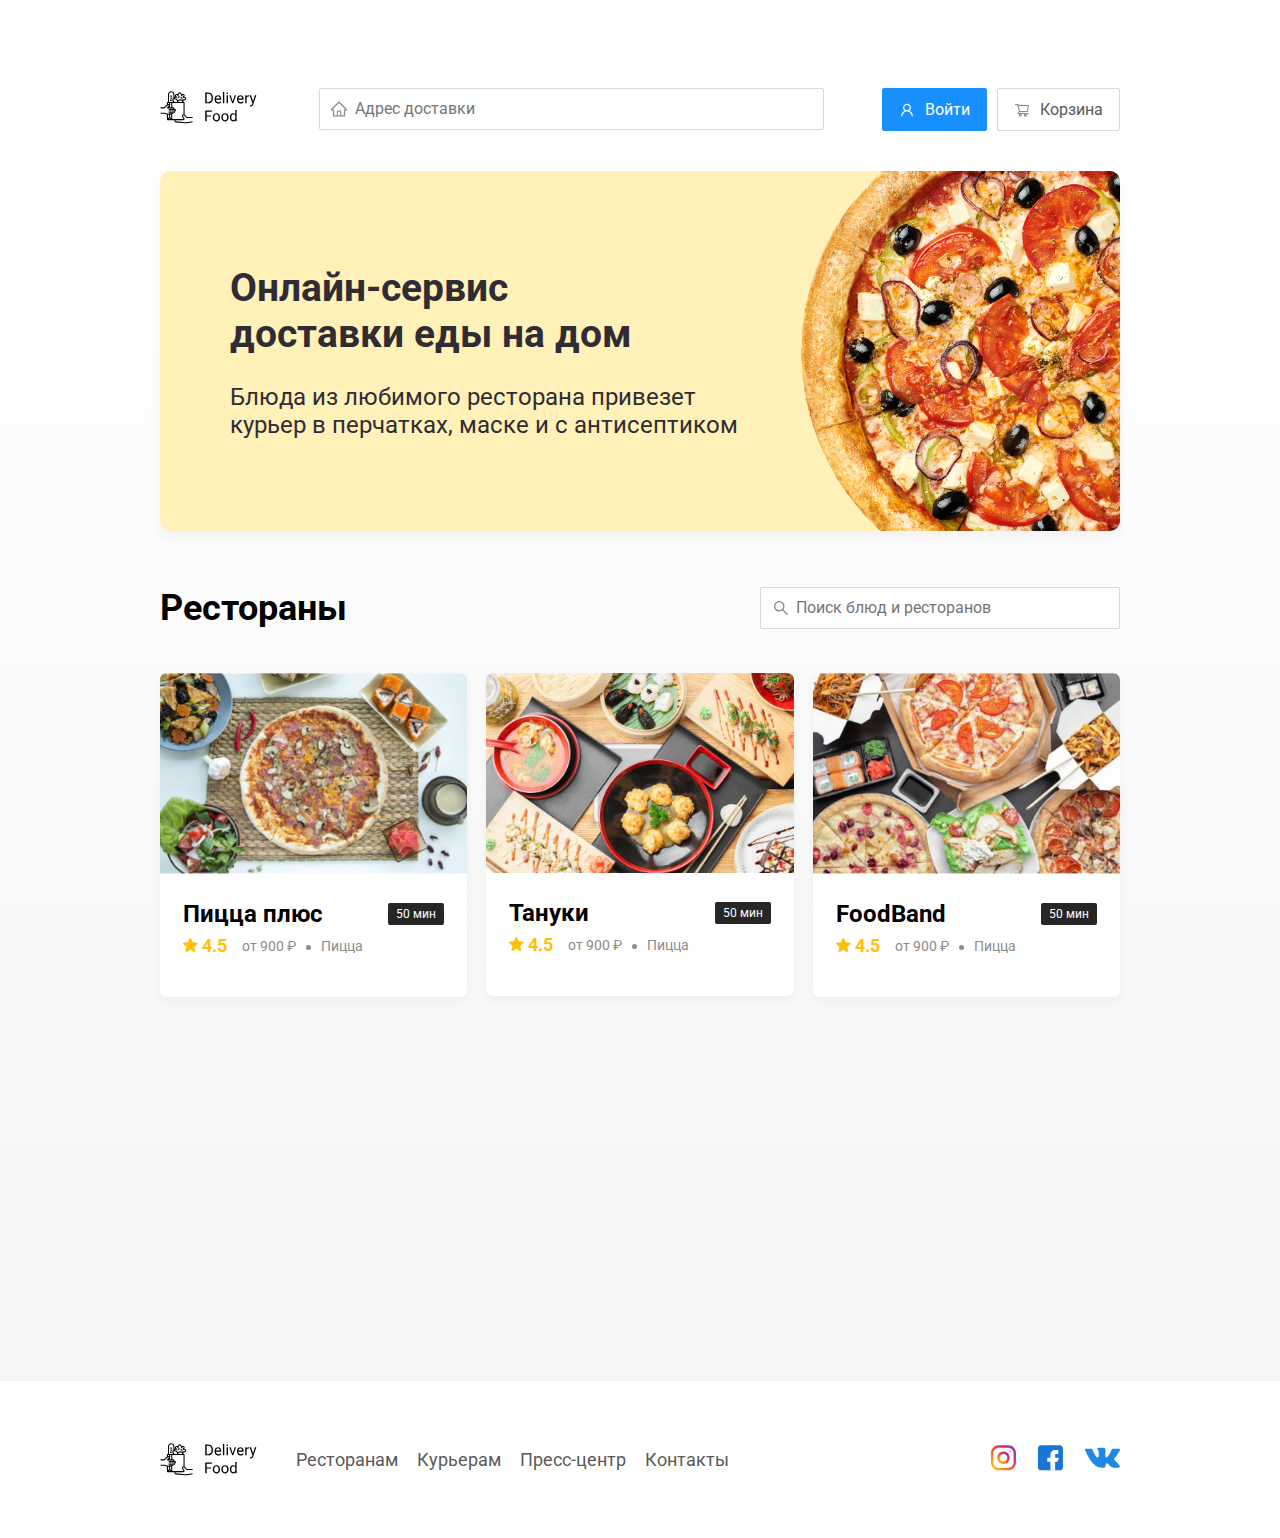
<file: index.html>
<!DOCTYPE html>
<html lang="en">
<head>
    <meta charset="UTF-8">
    <meta name="viewport" content="width=device-width, initial-scale=1.0">
    <title>Delivery Food - доставка еды на дом</title>
    <link href="https://fonts.googleapis.com/css?family=Roboto:400,700&display=swap&subset=cyrillic" rel="stylesheet">
    <link rel="stylesheet" href="css/normalize.css">
    <link rel="stylesheet" href="css/animate.css">
    <link rel="stylesheet" href="css/style.css">
</head>
<body>
   <div class="container">
        <header class="header">
            <a href="index.html" class="logo"><img src="img\logo.svg" alt="Logo" class="logo"></a>
            <input type="text" class="input input-address" placeholder="Адрес доставки">
            <div class="buttons">
                <button class="button button-primary">
                    <img src="img/user.svg" alt="user" class="button-icon">
                    <span class="button-text">Войти</span>
                </button>
                <button class="button" id="cart-button">
                    <img src="img/shopping_cart.svg" alt="user" class="button-icon">
                    <span class="button-text">Корзина</span>
                </button>
            </div>
        </header>

   </div>

   <main class="main">
       <div class="container">
        <section class="prom">
            <h1 class="prom-title">Онлайн-сервис </br> доставки еды на дом</h1>
            <p class="prom-text">Блюда из любимого ресторана привезет курьер в перчатках, маске и с антисептиком</p>
        </section>

        <section class="restaurants">
            <div class="section-heading">
                <h2 class="section-title">Рестораны</h2>
                <input type="text" class="input input-search" placeholder="Поиск блюд и ресторанов">
            </div>
            <div class="cards">
                <a href="restaurant.html" class="card card wow fadeInUp"  data-wow-delay="0.2s">
                    <img src="img\card-image.jpg" alt="image" class="card-image">
                    <div class="card-text">
                        <div class="card-heading">
                            <h3 class="card-title">Пицца плюс</h3>
                            <span class="card-tag tag">50 мин</span>
                        </div>
                        <div class="card-info">
                            <div class="rating">
                                <img src="img\star.svg" alt="star" class="rating-star">
                                    4.5
                            </div>
                            <div class="price">от 900 ₽</div>
                            <div class="category">Пицца</div>
                        </div>
                    </div>
                </a>
                <a href="restaurant.html" class="card wow fadeInUp"  data-wow-delay="0.4s">
                    <img src="img\card-image2.png" alt="image" class="card-image">
                    <div class="card-text">
                        <div class="card-heading">
                            <h3 class="card-title">Тануки</h3>
                            <span class="card-tag tag">50 мин</span>
                    
                        </div>
                        <div class="card-info">
                            <div class="rating">
                                <img src="img\star.svg" alt="star" class="rating-star">
                                4.5</div>
                            <div class="price">от 900 ₽</div>
                            <div class="category">Пицца</div>
                        </div>
                    </div>
                </a>
                <a href="restaurant.html" class="card wow fadeInUp"  data-wow-delay="0.6s" >
                    <img src="img\card-image3.png" alt="image" class="card-image">
                    <div class="card-text">
                        <div class="card-heading">
                            <h3 class="card-title">FoodBand</h3>
                            <span class="card-tag tag">50 мин</span>
                    
                        </div>
                        <div class="card-info">
                            <div class="rating">
                                <img src="img\star.svg" alt="star" class="rating-star">
                                    4.5</div>
                            <div class="price">от 900 ₽</div>
                            <div class="category">Пицца</div>
                        </div>
                    </div>
                </a>
                <a href="restaurant.html" class="card wow fadeInUp"  data-wow-delay="0.2s">
                    <img src="img\card-image4.png" alt="image" class="card-image">
                    <div class="card-text">
                        <div class="card-heading">
                            <h3 class="card-title">Жадина-пицца</h3>
                            <span class="card-tag tag">50 мин</span>
                    
                        </div>
                        <div class="card-info">
                            <div class="rating">
                                <img src="img\star.svg" alt="star" class="rating-star">
                                    4.5</div>
                            <div class="price">от 900 ₽</div>
                            <div class="category">Пицца</div>
                        </div>
                    </div>
                </a>
                <a href="restaurant.html" class="card wow fadeInUp"  data-wow-delay="0.4s">
                    <img src="img\card-image5.png" alt="image" class="card-image">
                    <div class="card-text">
                        <div class="card-heading">
                            <h3 class="card-title">Точка еды</h3>
                            <span class="card-tag tag">50 мин</span>
                        </div>
                        <div class="card-info">
                            <div class="rating">
                                <img src="img\star.svg" alt="star" class="rating-star">
                                4.5</div>
                            <div class="price">от 900 ₽</div>
                            <div class="category">Пицца</div>
                        </div>
                    </div>
                </a>
                <a href="restaurant.html" class="card wow fadeInUp"  data-wow-delay="0.6s">
                    <img src="img\card-image6.png" alt="image" class="card-image">
                    <div class="card-text">
                        <div class="card-heading">
                            <h3 class="card-title">PizzaBurgerr</h3>
                            <span class="card-tag tag">50 мин</span>
                        </div>
                        <div class="card-info">
                            <div class="rating">
                                <img src="img\star.svg" alt="star" class="rating-star">
                                4.5</div>
                            <div class="price">от 900 ₽</div>
                            <div class="category">Пицца</div>
                        </div>
                    </div>
                </a>
            </div>
        </section>
       </div>
   </main>
   <footer class="footer">
       <div class="container">
           <div class="footer-block">
               <img src="img/logo.svg" alt="logo" class="logo footer-logo">
               <nav class="footer-nav">
                   <a href="#" class="footer-link">Ресторанам</a>
                   <a href="#" class="footer-link">Курьерам</a>
                   <a href="#" class="footer-link">Пресс-центр</a>
                   <a href="#" class="footer-link">Контакты</a>
               </nav>
               <div class="social-links">
                   <a href="#" class="social-link"><img src="img/inst-logo.svg" alt="inst-logo"></a>
                   <a href="#" class="social-link"><img src="img/fb-logo.svg" alt="fb-logo"></a>
                   <a href="#" class="social-link"><img src="img/vk-logo.svg" alt="vk-logo"></a>
               </div>
           </div>
       </div>
   </footer>
   <div class="modal">
    <div class="modal-dialog">
        <div class="modal-header">
            <h3 class="modal-title">Корзина</h3>
            <button class="close">&times;</button>
        </div>
        <div class="modal-body">
            <div class="food-row">
                <span class="food-name">Ролл угорь стандарт</span>
                <strong class="food-price">250 ₽</strong>
                <div class="food-counter">
                    <button class="counter-button">-</button>
                    <span class="counter">1</span>
                    <button class="counter-button">+</button>
                </div>
            </div>
            <div class="food-row">
                <span class="food-name">Ролл угорь стандарт</span>
                <strong class="food-price">250 ₽</strong>
                <div class="food-counter">
                    <button class="counter-button">-</button>
                    <span class="counter">1</span>
                    <button class="counter-button">+</button>
                </div>
            </div>
            <div class="food-row">
                <span class="food-name">Ролл угорь стандарт</span>
                <strong class="food-price">250 ₽</strong>
                <div class="food-counter">
                    <button class="counter-button">-</button>
                    <span class="counter">1</span>
                    <button class="counter-button">+</button>
                </div>
            </div>
            <div class="food-row">
                <span class="food-name">Ролл угорь стандарт</span>
                <strong class="food-price">250 ₽</strong>
                <div class="food-counter">
                    <button class="counter-button">-</button>
                    <span class="counter">1</span>
                    <button class="counter-button">+</button>
                </div>
            </div>
            <div class="food-row">
                <span class="food-name">Ролл угорь стандарт</span>
                <strong class="food-price">250 ₽</strong>
                <div class="food-counter">
                    <button class="counter-button">-</button>
                    <span class="counter">1</span>
                    <button class="counter-button">+</button>
                </div>
            </div>
        </div>
        <div class="modal-footer">
            <span class="modal-pricetag">1250 ₽</span>
            <div class="footer-buttons">
                <button class="button button-primary">Оформить заказ</button>
                <button class="button">Отмена</button>
            </div>
        </div>
    </div>

   <script src="js/wow.min.js"></script>
   <script src="js/main.js"></script>
</body>
</html>
</file>
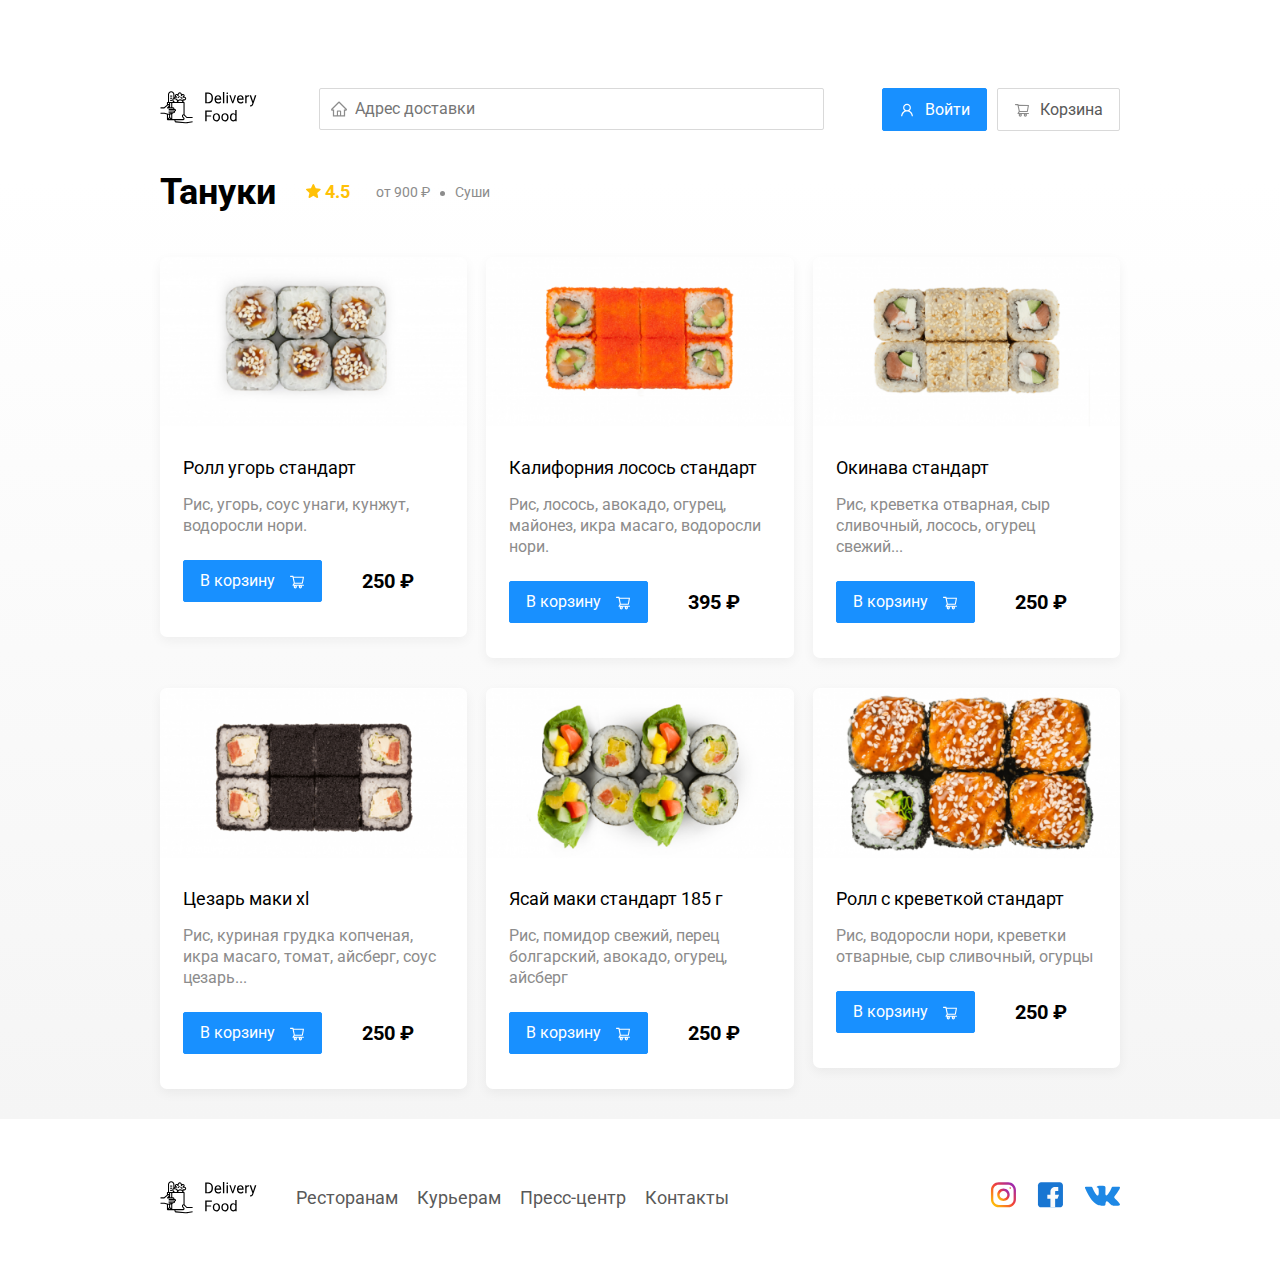
<file: restaurant.html>
<!DOCTYPE html>
<html lang="en">
<head>
    <meta charset="UTF-8">
    <meta name="viewport" content="width=device-width, initial-scale=1.0">
    <title>Тануки- доставка еды на дом</title>
    <link href="https://fonts.googleapis.com/css?family=Roboto:400,700&display=swap&subset=cyrillic" rel="stylesheet">
    <link rel="stylesheet" href="css/normalize.css">
    <link rel="stylesheet" href="css/animate.css">
    <link rel="stylesheet" href="css/style.css">
</head>
<body>
   <div class="container">
        <header class="header">
            <a href="index.html" class="logo"><img src="img\logo.svg" alt="Logo" class="logo"></a>
            <input type="text" class="input input-address" placeholder="Адрес доставки">
            <div class="buttons">
                <button class="button button-primary">
                    <img src="img/user.svg" alt="user" class="button-icon">
                    <span class="button-text">Войти</span>
                </button>
                <button class="button" id="cart-button">
                    <img src="img/shopping_cart.svg" alt="user" class="button-icon">
                    <span class="button-text">Корзина</span>
                </button>
            </div>
        </header>
   </div>

   <main class="main">
       <div class="container"> 
        <section class="restaurants">
            <div class="section-heading">
                <h2 class="section-title">Тануки</h2>
                <div class="restaurant-info">
                    <div class="rating">
                        <img src="img\star.svg" alt="star" class="rating-star">
                            4.5
                    </div>
                    <div class="price">от 900 ₽</div>
                    <div class="category">Суши</div>
                </div>
            </div>
            <div class="cards">
                <div class="card wow fadeInUp" data-wow-delay="0.2s">
                    <img src="img\role-img1.png" alt="image" class="card-image">
                    <div class="card-text">
                        <div class="card-heading">
                            <h3 class="card-title card-title-reg">Ролл угорь стандарт</h3>
                        </div>
                        <div class="card-info">
                            <div class="ingredients">Рис, угорь, соус унаги, кунжут, водоросли нори.</div>
                        </div>
                        <div class="card-buttons">
                            <button class="button button-primary">
                                <span class="button-card-text">В корзину</span>
                                <img src="img/cart.svg" alt="shopping_cart" class="button-card-img"/>
                            </button>
                            <strong class="card-price-bold">250 ₽</strong>
                        </div>
                    </div>
                </div>
                <div class="card wow fadeInUp"  data-wow-delay="0.4s">
                    <img src="img\role-img2.png" alt="image" class="card-image">
                    <div class="card-text">
                        <div class="card-heading">
                            <h3 class="card-title card-title-reg">Калифорния лосось стандарт</h3>
                        </div>
                        <div class="card-info">
                            <div class="ingredients">Рис, лосось, авокадо, огурец, майонез, икра масаго, водоросли нори.</div>
                        </div>
                        <div class="card-buttons">
                            <button class="button button-primary">
                                <span class="button-card-text">В корзину</span>
                                <img src="img/cart.svg" alt="shopping_cart" class="button-card-img"/>
                            </button>
                            <strong class="card-price-bold">395 ₽</strong>
                        </div>
                    </div>
                </div>
                <div class="card wow fadeInUp"  data-wow-delay="0.6s">
                    <img src="img\role-img3.png" alt="image" class="card-image">
                    <div class="card-text">
                        <div class="card-heading">
                            <h3 class="card-title card-title-reg">Окинава стандарт</h3>
                        </div>
                        <div class="card-info">
                            <div class="ingredients"> Рис, креветка отварная, сыр сливочный, лосось, огурец свежий...</div>
                        </div>
                        <div class="card-buttons">
                            <button class="button button-primary">
                                <span class="button-card-text">В корзину</span>
                                <img src="img/cart.svg" alt="shopping_cart" class="button-card-img"/>
                            </button>
                            <strong class="card-price-bold">250 ₽</strong>
                        </div>
                    </div>
                </div>
                <div class="card wow fadeInUp"  data-wow-delay="0.2s">
                    <img src="img\role-img4.png" alt="image" class="card-image">
                    <div class="card-text">
                        <div class="card-heading">
                            <h3 class="card-title card-title-reg">Цезарь маки хl</h3>
                        </div>
                        <div class="card-info">
                            <div class="ingredients">Рис, куриная грудка копченая, икра масаго, томат, айсберг, соус цезарь...</div>
                        </div>
                        <div class="card-buttons">
                            <button class="button button-primary">
                                <span class="button-card-text">В корзину</span>
                                <img src="img/cart.svg" alt="shopping_cart" class="button-card-img"/>
                            </button>
                            <strong class="card-price-bold">250 ₽</strong>
                        </div>
                    </div>
                </div>
                <div class="card wow fadeInUp"  data-wow-delay="0.4s">
                    <img src="img\role-img5.png" alt="image" class="card-image">
                    <div class="card-text">
                        <div class="card-heading">
                            <h3 class="card-title card-title-reg">Ясай маки стандарт 185 г</h3>
                        </div>
                        <div class="card-info">
                            <div class="ingredients">Рис, помидор свежий, перец болгарский, авокадо, огурец, айсберг</div>
                        </div>
                        <div class="card-buttons">
                            <button class="button button-primary">
                                <span class="button-card-text">В корзину</span>
                                <img src="img/cart.svg" alt="shopping_cart" class="button-card-img"/>
                            </button>
                            <strong class="card-price-bold">250 ₽</strong>
                        </div>
                    </div>
                </div>
                <div class="card wow fadeInUp"  data-wow-delay="0.6s">
                    <img src="img\role-img6.png" alt="image" class="card-image">
                    <div class="card-text">
                        <div class="card-heading">
                            <h3 class="card-title card-title-reg">Ролл с креветкой стандарт</h3>
                        </div>
                        <div class="card-info">
                            <div class="ingredients">Рис, водоросли нори, креветки отварные, сыр сливочный, огурцы</div>
                        </div>
                        <div class="card-buttons">
                            <button class="button button-primary">
                                <span class="button-card-text">В корзину</span>
                                <img src="img/cart.svg" alt="shopping_cart" class="button-card-img"/>
                            </button>
                            <strong class="card-price-bold">250 ₽</strong>
                        </div>
                    </div>
                </div>
            </div>
        </section>
       </div>
   </main>
   <footer class="footer">
       <div class="container">
           <div class="footer-block">
               <img src="img/logo.svg" alt="logo" class="logo footer-logo">
               <nav class="footer-nav">
                   <a href="#" class="footer-link">Ресторанам</a>
                   <a href="#" class="footer-link">Курьерам</a>
                   <a href="#" class="footer-link">Пресс-центр</a>
                   <a href="#" class="footer-link">Контакты</a>
               </nav>
               <div class="social-links">
                   <a href="#" class="social-link"><img src="img/inst-logo.svg" alt="inst-logo"></a>
                   <a href="#" class="social-link"><img src="img/fb-logo.svg" alt="fb-logo"></a>
                   <a href="#" class="social-link"><img src="img/vk-logo.svg" alt="vk-logo"></a>
               </div>
           </div>
       </div>
   </footer>

    <div class="modal">
        <div class="modal-dialog">
            <div class="modal-header">
                <h3 class="modal-title">Корзина</h3>
                <button class="close">&times;</button>
            </div>
            <div class="modal-body">
                <div class="food-row">
                    <span class="food-name">Ролл угорь стандарт</span>
                    <strong class="food-price">250 ₽</strong>
                    <div class="food-counter">
                        <button class="counter-button">-</button>
                        <span class="counter">1</span>
                        <button class="counter-button">+</button>
                    </div>
                </div>
                <div class="food-row">
                    <span class="food-name">Ролл угорь стандарт</span>
                    <strong class="food-price">250 ₽</strong>
                    <div class="food-counter">
                        <button class="counter-button">-</button>
                        <span class="counter">1</span>
                        <button class="counter-button">+</button>
                    </div>
                </div>
                <div class="food-row">
                    <span class="food-name">Ролл угорь стандарт</span>
                    <strong class="food-price">250 ₽</strong>
                    <div class="food-counter">
                        <button class="counter-button">-</button>
                        <span class="counter">1</span>
                        <button class="counter-button">+</button>
                    </div>
                </div>
                <div class="food-row">
                    <span class="food-name">Ролл угорь стандарт</span>
                    <strong class="food-price">250 ₽</strong>
                    <div class="food-counter">
                        <button class="counter-button">-</button>
                        <span class="counter">1</span>
                        <button class="counter-button">+</button>
                    </div>
                </div>
                <div class="food-row">
                    <span class="food-name">Ролл угорь стандарт</span>
                    <strong class="food-price">250 ₽</strong>
                    <div class="food-counter">
                        <button class="counter-button">-</button>
                        <span class="counter">1</span>
                        <button class="counter-button">+</button>
                    </div>
                </div>
            </div>
            <div class="modal-footer">
                <span class="modal-pricetag">1250 ₽</span>
                <div class="footer-buttons">
                    <button class="button button-primary">Оформить заказ</button>
                    <button class="button">Отмена</button>
                </div>
            </div>
        </div>
    </div>
    <script src="js/wow.min.js"></script>
    <script src="js/main.js"></script>

</body>
</html>
</file>
<file: css/style.css>
*{
    box-sizing: border-box;
}


body{
    font-family: 'Roboto', sans-serif;
    padding-top: 44px;
}


.container{
    max-width: 1200px;
    margin: auto;
}

.header{
    margin-top: 44px;
    margin-bottom: 40px;
    display: flex;
    align-items: center;
    justify-content: space-between;
}

.input{
    background: #FFFFFF;
    border: 1px solid #D9D9D9;
    border-radius: 2px;
    font-size: 16px;
    line-height: 24px;
    padding: 8px;
    padding-left: 35px;
    background-repeat: no-repeat;
    background-position: left 11px center;
}

.input-address{ 
    flex: 0.8;
    background-image: url(../img/Vector.png);

}

.input-search{
    background-image: url(../img/search.svg);
    width: 360px;
    margin-left: auto;
}

.buttons{
    display: flex;
    align-items: center;
}


.button{
    padding: 8px 16px;
    background: #FFFFFF;
    border: 1px solid #D9D9D9;
    box-sizing: border-box;
    box-shadow: 0px 0px 2px rgba(0, 0, 0, 0.0015);
    border-radius: 2px;
    color: #595959;
    font-size: 16px;
    line-height: 24px;
}

.button-primary{
    background: #1890ff;
    border: 1px solid #1890ff;
    color: #FFFFFF;
    margin-right: 10px;
}

.button-card-text{
    margin-right: 10px;
}

.button-icon{
    margin-right: 6px;
    vertical-align: middle;
}

.button-card-img{
    vertical-align: middle;
}

.button-text{
    vertical-align: middle;
}

.prom{
    box-shadow: 0px 7px 12px rgba(158, 158, 163, 0.1);
    background: #FFF1B8 url(../img/logo-img.png) no-repeat top -100px right -247px / 924px;
    border-radius: 10px;
    padding: 68px 70px;
    margin-bottom: 56px;
}
.prom-title{
    font-style: normal;
    font-weight: bold;
    font-size: 39px;
    line-height: 46px;
    color: #302C34;
}
.prom-text{
    font-style: normal;
    font-weight: normal;
    font-size: 24px;
    line-height: 28px;
    color: #302C34;
    max-width: 538px;
}

.section-heading{
    display: flex;
    align-items: center;
    margin-bottom: 44px;
}

.section-title{
    font-style: normal;
    font-weight: bold;
    font-size: 36px;
    line-height: 42px;
    margin: 0px;
    color: #000000;
    margin-right: 30px;

}

.main{
    background: linear-gradient(180deg, rgba(245, 245, 245, 0) 1.04%, #F5F5F5 100%);
}


.cards{
    display: flex; 
    align-items: flex-start;
    justify-content: space-between;
    flex-wrap: wrap;
}

.card{
    color: #000 !important;
    text-decoration: none;
    background: #FFFFFF;
    box-shadow: 0px 4px 12px rgba(0, 0, 0, 0.05);
    border-radius: 7px;
    overflow: hidden;
    margin-bottom: 30px;
    flex-basis: 32%;
}

.card-image{
    width: 100%;
    height: 100%;
    object-fit:  cover;
}

.card-text{
    padding-left: 23px;
    padding-top: 20px;
    padding-bottom: 35px;
    padding-right: 23px;
}

.card-heading{
    display: flex;
    align-items: center;
    justify-content: space-between;
}

.card-title{
    margin: 0px;
    font-style: normal;
    font-weight: bold;
    font-size: 24px;
    line-height: 32px;
    margin-right: 20px;
}

.card-title-reg{
    font-size: 21px;
    font-weight: 400;
    white-space: nowrap;
}

.card-tag{
    font-style: normal;
    font-weight: normal;
    font-size: 12px;
    line-height: 20px;
    color: #FFFFFF;
    background: #262626;
    border-radius: 2px;
    padding: 1px 8px;
}

.restaurant-info{
    display: flex;
    align-items: center;
    flex-wrap: wrap;
}

.card-info{
    display: flex;
    align-items: center;
    flex-wrap: wrap;
}

.card-price-bold{
    font-weight: bold;
    font-size: 20px;
    line-height: 32px;
    margin-left: 30px;
}

.card-buttons{
    display: flex;
    align-items: center;
    margin-top: 24px;
}

.rating{
    margin-right: 26px;
    color: #ffc107;
    font-weight: bold;
    font-size: 18px;
    line-height: 32px;
}

.price,
.category{
    color: #8c8c8c;
    font-size: 18px;
    line-height: 32px;
}

.price{
    margin-right: 10px;
}

.ingredients{
    color: #8c8c8c;
    font-size: 18px;
    line-height: 21px;
    margin-top: 10px;
    
}
.catigory{
    text-overflow: ellipsis; /*скрывает текст, который не помещается*/
    overflow: hidden; 
    white-space: nowrap; /*запрет переноса*/
    max-width: 150px;
}
.price:after{
    content: "";
    width: 5px;
    height: 5px;
    background-color: #8c8c8c;
    display: inline-block;
    vertical-align: middle;
    border-radius: 50%;
    margin-left: 10px;
}

.footer{
    padding: 60px 0px;
}

.footer-block{
    display: flex;
    align-items: center;
    justify-content: space-between;
}

.footer-link{
    display: inline-block;
    color: #595959;
    font-style: normal;
    font-weight: normal;
    font-size: 18px;
    line-height: 21px;
    text-decoration: none;
}

.footer-link:not(:last-child){
    margin-right: 15px;
}

.footer-nav{
    margin-right: auto;
    margin-left: 35px;

}

.social-links{
    display: flex;
    align-items: center;
}

.social-link:not(:last-child){
    margin-right: 21px;
}

.modal{
    position: fixed; /*всегда на экране не прокручивается*/
    left: 0;
    top: 0;
    width: 100%;
    height: 100%;
    background: rgba(0, 0, 0, 0.410);
    display: none;
}

.is-open{
    display: flex;
}

.modal-dialog{
    max-width: 780px;
    width: 95%;
    background: #FFFFFF;
    border-radius: 5px;
    margin: auto;
    padding: 40px 45px;
}

.modal-header{
    display: flex;
    align-items: center;
    justify-content: space-between;
    margin-bottom: 45px;
}

.modal-title{
    margin: 0;
    font-weight: bold;
    font-size: 36px;
    line-height: 42px;
}

.close{
    font-size: 36px;
    border: none;
    background-color: transparent;
}
.modal-body{
    margin-bottom: 52px;
}
.food-row{
    display: flex;
    align-items: flex-start;
    justify-content: space-between;
    padding-bottom: 8px;
    border-bottom: 1px solid #d9d9d9;
    margin-bottom: 15px;
}

.food-name{
    font-weight: normal;
    font-size: 18px;
    line-height: 32px;
}

.food-price{
    margin-left: auto;
    margin-right: 47px;
    font-weight: bold;
    font-size: 20px;
    line-height: 32px;
}

.food-counter{
    display: flex;
    align-items: center;
}

.counter-button{
    display: flex;
    align-items: center;
    justify-content: center;
    width: 39px;
    height: 32px;
    background: #FFFFFF;
    border: 1px solid #40A9FF;
    box-sizing: border-box;
    border-radius: 2px;
    font-weight: normal;
    font-size: 14px;
    line-height: 22px;
    color: #40A9FF;
}
.counter{
    font-size: 16px;
    line-height: 42px;
    margin-left: 10px;
    margin-right: 10px;
}

.modal-footer{
    display: flex;
    align-items: center;
    justify-content: space-between;
}

.footer-buttons{
    display: flex;
    align-items: center;
}

.modal-pricetag{
    background: #262626;
    border-radius: 5px;
    color: #FFFFFF;
    padding: 15px 20px;
}

@media(max-width: 1366px){
    .container{
        max-width: 960px;
    }

    .ingredients{
        text-overflow: ellipsis;
        font-size: 16px;
    }

    .card{

    }

    .card-image{
        width: 100%;
        height: 100%;
    }

    .prom{
        background-position: center right -300px;
        background-size: 750px;
    }

    .card-title-reg{
        font-size: 18px;
    }

    .card .rating{
        margin-right: 15px;
    }

    .category, 
    .price{
        font-size: 14px;
    }
}

@media(max-width: 992px){
    .container{
        max-width: 750px;
    }

    .card-image{
        width: 100%;
        height: 100%;
    }

    .prom{
        padding: 50px;
        background-size: 500px;
        background-position: center right -200px;
    }

    .prom-text{
        font-size: 18px;
        max-width: 400px;
    }

    .card{
        flex-basis: 49%;
    }

    .footer-link{
        font-size: 16px;
    } 
}

@media (max-width: 768px){
    .container{
        max-width: 620px;
    }
    
    .button-text{
        display: none;
    }

    .button{
        min-height: 40px;
    }

    .card-image{
        width: 100%;
        height: 100%;
    }

    .header{
        flex-wrap: wrap; 
    }

    .prom-text{
        font-size: 16px;
        max-width: 270px;
    }

    .card-info{
        flex-wrap: wrap;
    }

    .rating{
        flex-basis: 100%;
    }

    .card-title{
        font-size: 18px;
    }

    .ingredients{
        text-overflow: ellipsis; /*скрывает текст, который не помещается*/
        overflow: hidden; 
        white-space: nowrap; /*запрет переноса*/
        max-width: 300px;
    }

    .prom-title{
        font-size: 24px;
        line-height: 1.4;
    }

    .prom-text{
        margin-top: 0px;
    }
}

@media (max-width: 560px){
    .container {
        width: 90%;
    }

    .section-heading{
        flex-wrap: wrap;
    }

    .input-address{
        order: 1;
        margin-top: 10px;
        flex: 1;
    }

    .buttons{
       margin-left: 100px;
    }

    .input-search{
        margin-left: 0px;
        width: 100%;
    }

    .card-image{
        width: 100%;
        height: 100%;
    }

    .prom{
        background-image: none;
    }

    .prom-title{
        margin-bottom: 10px;
    }

    .section-title{
        font-size: 20px;
    }

    .card {
        flex-basis: 100%;
    }

    .card-price-bold{
        margin-left: 200px;
    }

    .card-image{
        width: 100%;
    }

    .footer-block{
        align-items: flex-start;
    }

    .footer-nav{
        margin-left: 0;
        margin-right: 0;
        order: 0;
        display: flex;
        flex-direction: column;
    }

    .footer-logo{
        order: 1;
        margin-right: 15px;
    }

    .social-links{
        order: 2;
    }
}

@media (max-width: 496px){
    .button-text{
        display: none;
    }

    .button{
        min-height: 40px;
    }

    .card-image{
        width: 100%;
        height: 100%;
    }

    .section-heading{
        flex-wrap: wrap;
    }

    .input-address{
        order: 4;
        margin-top: 10px;
        flex: 1;
    }

    .card-price-bold{
        margin-left: 70px;
    }

    .prom{
        padding: 20px;
    }

    .footer-block{
        flex-wrap: wrap;
        flex-direction: column;
        align-items: center;
    }

    .footer-logo{
        order: 0;
        margin-bottom: 20px;
    }

    .footer-nav{
        margin-bottom: 20px;
        text-align: center;
    }

    .footer-link:not(:last-child){
        margin-right: 0;
    }
}

@media (max-width: 320px){
    .card-price-bold{
        margin-left: 25px;
    }
}
</file>
